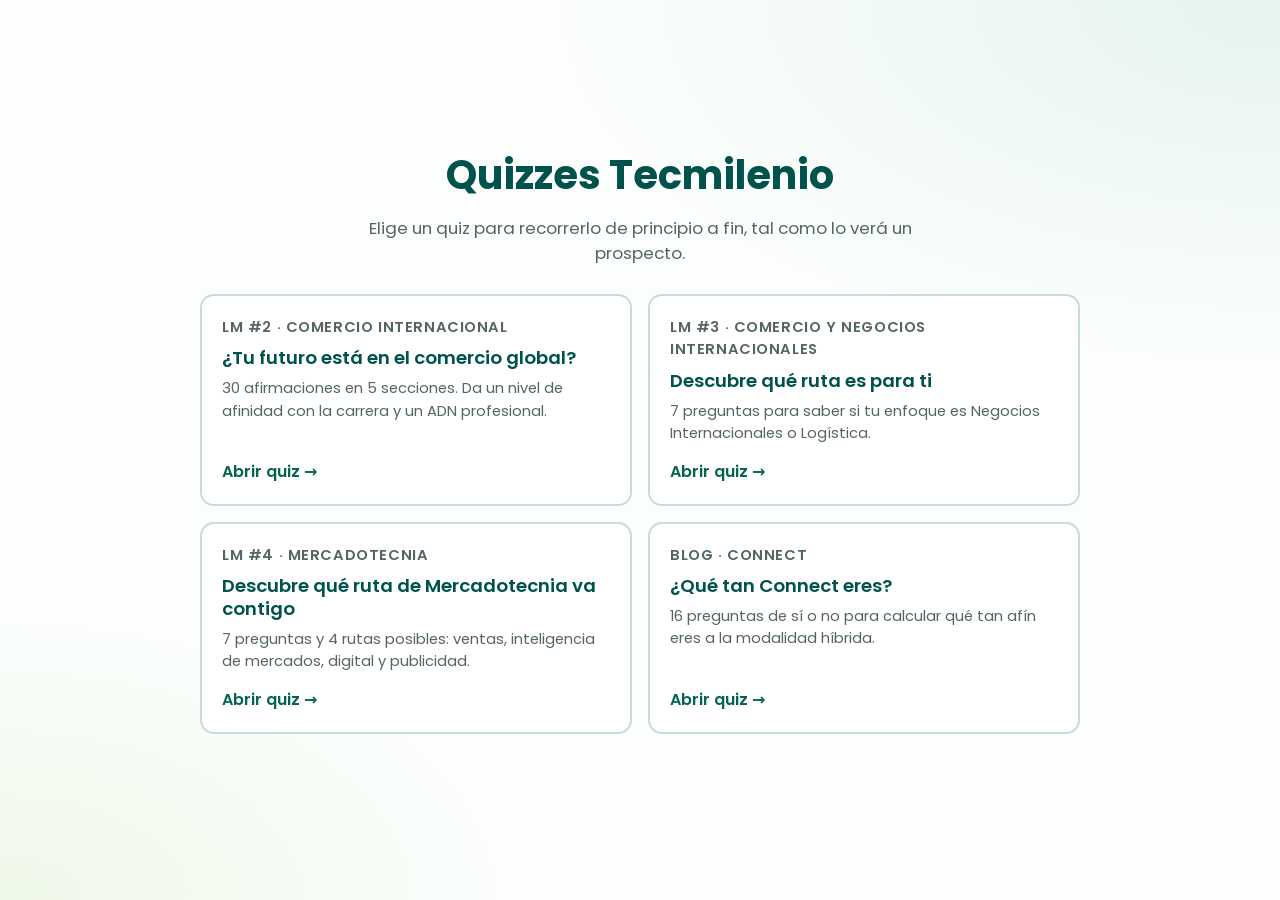
<file: index.html>
<!doctype html>
<html lang="es">
<head>
  <meta charset="utf-8">
  <meta name="viewport" content="width=device-width, initial-scale=1">
  <meta name="robots" content="noindex">
  <title>Quizzes Tecmilenio</title>
  <link rel="preconnect" href="https://fonts.googleapis.com">
  <link rel="preconnect" href="https://fonts.gstatic.com" crossorigin>
  <link rel="stylesheet" href="https://fonts.googleapis.com/css2?family=Poppins:wght@400;500;600;700&display=swap">
  <link rel="stylesheet" href="assets/styles.css">
  <style>
    .hub { max-width: 880px; text-align: left; }
    .hub h1 { text-align: center; }
    .hub > .lead-text { text-align: center; }
    .cards { display: grid; gap: 16px; grid-template-columns: repeat(auto-fit, minmax(300px, 1fr)); margin-top: 8px; }
    .card {
      display: flex; flex-direction: column; gap: 8px;
      padding: 20px; background: var(--c-surface);
      border: 2px solid var(--c-border); border-radius: var(--radius);
      color: inherit; text-decoration: none; transition: border-color .15s, transform .15s;
    }
    .card:hover { border-color: var(--c-accent); transform: translateY(-2px); }
    .card:focus-visible { outline: 3px solid var(--c-question); outline-offset: 3px; }
    .card__tag { font-size: .75rem; font-weight: 600; letter-spacing: .04em; text-transform: uppercase; color: var(--c-accent); margin: 0; }
    .card h2 { font-size: 1.15rem; margin: 0; }
    .card p { margin: 0; color: var(--c-muted); font-size: .92rem; }
    .card__go { margin-top: auto; padding-top: 8px; font-weight: 600; color: var(--c-accent); }
  </style>
</head>
<body>
  <main class="quiz">
    <div class="stage">
      <section class="screen hub">
        <h1>Quizzes Tecmilenio</h1>
        <p class="lead-text">Elige un quiz para recorrerlo de principio a fin, tal como lo verá un prospecto.</p>
        <div class="cards">
          <a class="card" href="lm2/">
            <p class="card__tag">LM #2 · Comercio Internacional</p>
            <h2>¿Tu futuro está en el comercio global?</h2>
            <p>30 afirmaciones en 5 secciones. Da un nivel de afinidad con la carrera y un ADN profesional.</p>
            <span class="card__go">Abrir quiz →</span>
          </a>
          <a class="card" href="lm3/">
            <p class="card__tag">LM #3 · Comercio y Negocios Internacionales</p>
            <h2>Descubre qué ruta es para ti</h2>
            <p>7 preguntas para saber si tu enfoque es Negocios Internacionales o Logística.</p>
            <span class="card__go">Abrir quiz →</span>
          </a>
          <a class="card" href="lm4/">
            <p class="card__tag">LM #4 · Mercadotecnia</p>
            <h2>Descubre qué ruta de Mercadotecnia va contigo</h2>
            <p>7 preguntas y 4 rutas posibles: ventas, inteligencia de mercados, digital y publicidad.</p>
            <span class="card__go">Abrir quiz →</span>
          </a>
          <a class="card" href="connect/">
            <p class="card__tag">Blog · Connect</p>
            <h2>¿Qué tan Connect eres?</h2>
            <p>16 preguntas de sí o no para calcular qué tan afín eres a la modalidad híbrida.</p>
            <span class="card__go">Abrir quiz →</span>
          </a>
        </div>
      </section>
    </div>
  </main>
</body>
</html>
</file>
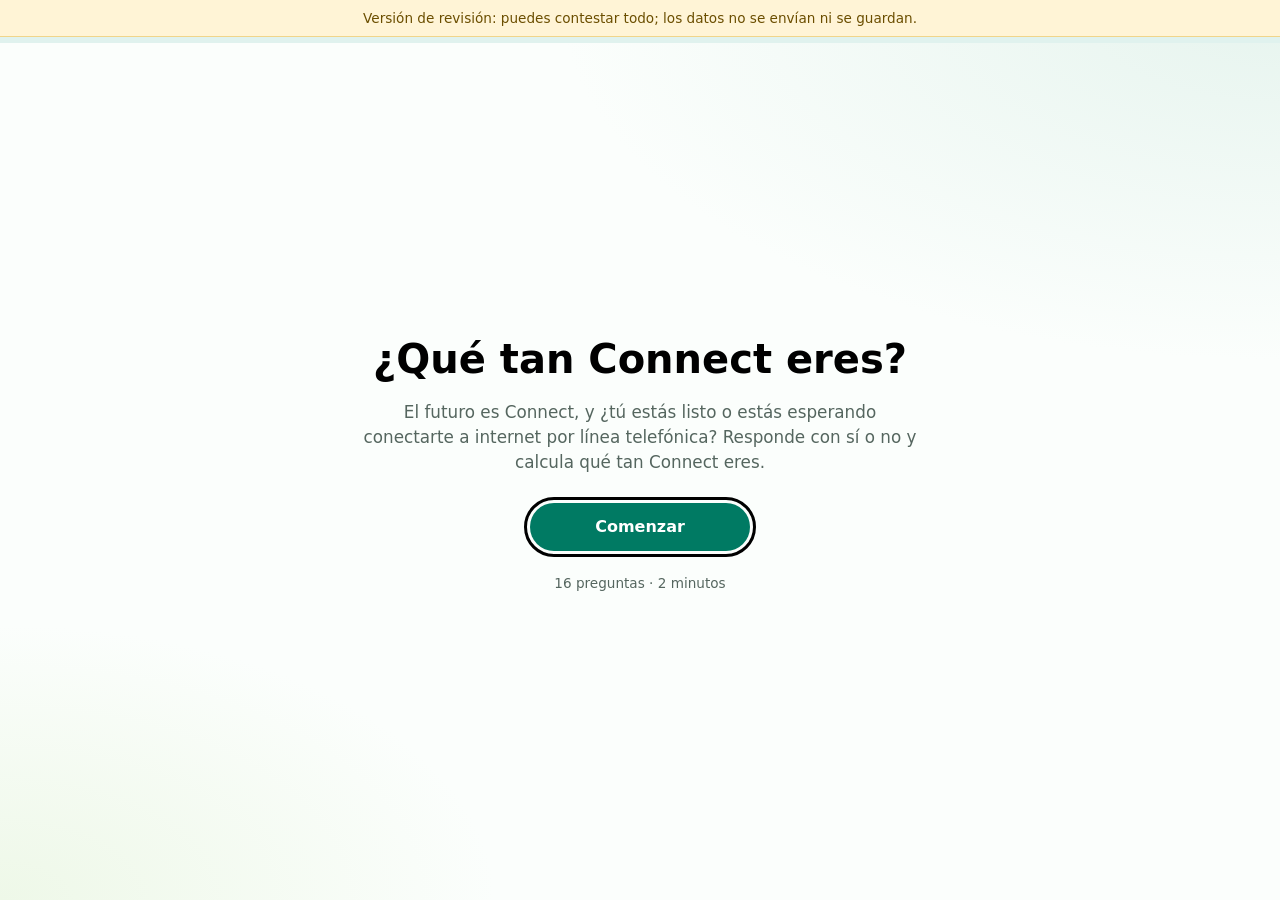
<file: connect/index.html>
<!doctype html>
<html lang="es">
<head>
  <meta charset="utf-8">
  <meta name="viewport" content="width=device-width, initial-scale=1">
  <title>¿Qué tan Connect eres? | Tecmilenio</title>
  <meta name="description" content="Responde con sí o no y calcula qué tan Connect eres.">
  <meta name="robots" content="noindex">
  <meta property="og:title" content="¿Qué tan Connect eres?">
  <meta property="og:description" content="Responde con sí o no y calcula qué tan Connect eres.">
  <meta property="og:type" content="website">
  <meta name="theme-color" content="#007a63">
  <link rel="stylesheet" href="../assets/styles.css">
  <script type="module" src="../assets/app.js"></script>
</head>
<body>
  <main id="quiz" class="quiz" data-quiz="connect">
    <noscript><p style="padding:24px;text-align:center">Para contestar el quiz necesitas activar JavaScript.</p></noscript>
  </main>
</body>
</html>
</file>
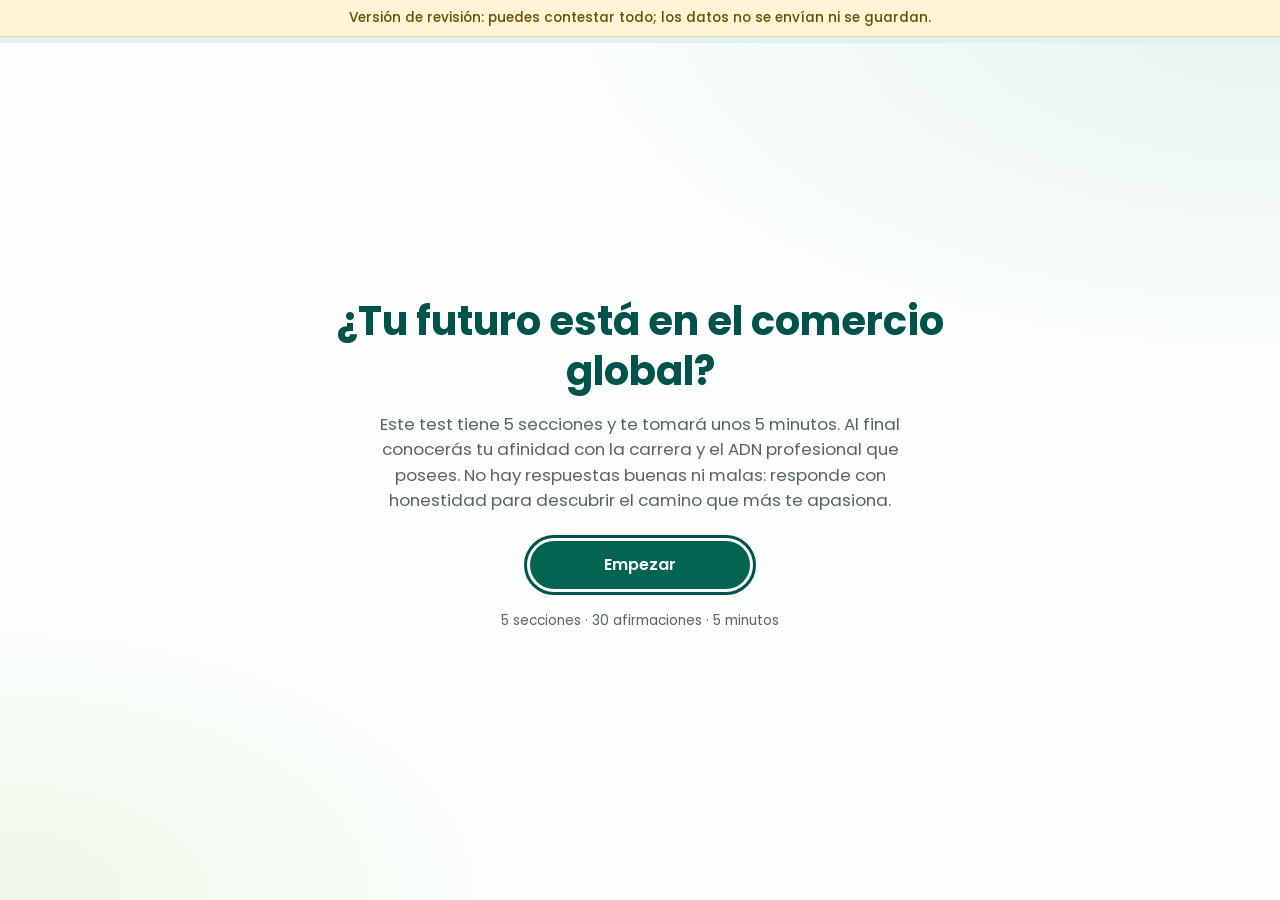
<file: lm2/index.html>
<!doctype html>
<html lang="es">
<head>
  <meta charset="utf-8">
  <meta name="viewport" content="width=device-width, initial-scale=1">
  <title>¿Tu futuro profesional está en el comercio global? | Tecmilenio</title>
  <meta name="description" content="Descubre si tu perfil se alinea con una carrera en el Comercio Internacional.">
  <meta name="robots" content="noindex">
  <meta property="og:title" content="¿Tu futuro profesional está en el comercio global?">
  <meta property="og:description" content="Descubre si tu perfil se alinea con una carrera en el Comercio Internacional.">
  <meta property="og:type" content="website">
  <meta name="theme-color" content="#026451">
  <link rel="preconnect" href="https://fonts.googleapis.com">
  <link rel="preconnect" href="https://fonts.gstatic.com" crossorigin>
  <link rel="stylesheet" href="https://fonts.googleapis.com/css2?family=Poppins:wght@400;500;600;700&display=swap">
  <link rel="stylesheet" href="../assets/styles.css">
  <script type="module" src="../assets/app.js"></script>
</head>
<body>
  <main id="quiz" class="quiz" data-quiz="lm2">
    <noscript><p style="padding:24px;text-align:center">Para contestar el test necesitas activar JavaScript.</p></noscript>
  </main>
</body>
</html>
</file>
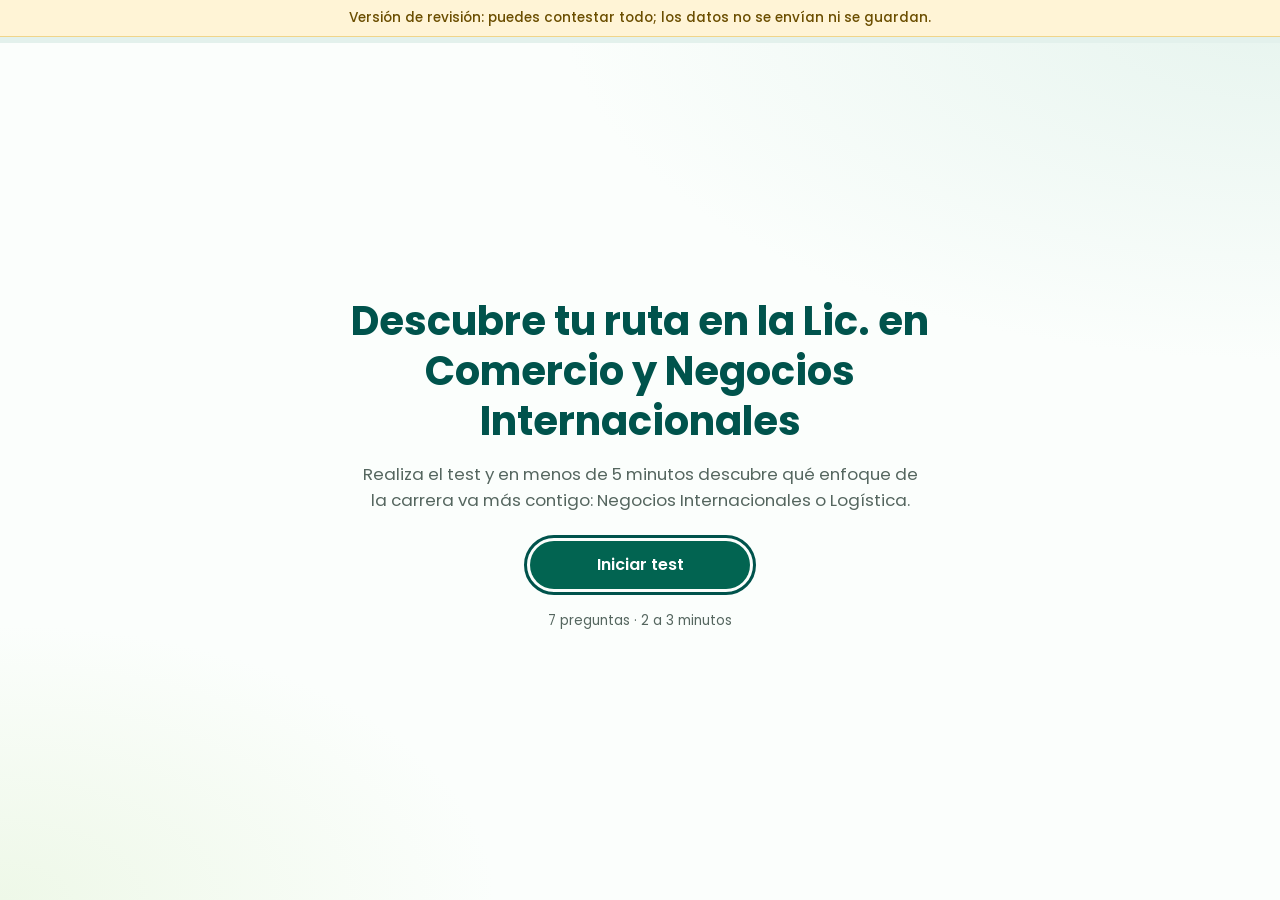
<file: lm3/index.html>
<!doctype html>
<html lang="es">
<head>
  <meta charset="utf-8">
  <meta name="viewport" content="width=device-width, initial-scale=1">
  <title>Descubre qué ruta es para ti | Tecmilenio</title>
  <meta name="description" content="¿Negocios o Logística? Descubre qué ruta es la ideal para ti en Comercio Internacional.">
  <meta name="robots" content="noindex">
  <meta property="og:title" content="Descubre qué ruta es para ti">
  <meta property="og:description" content="¿Negocios o Logística? Descubre qué ruta es la ideal para ti en Comercio Internacional.">
  <meta property="og:type" content="website">
  <meta name="theme-color" content="#026451">
  <link rel="preconnect" href="https://fonts.googleapis.com">
  <link rel="preconnect" href="https://fonts.gstatic.com" crossorigin>
  <link rel="stylesheet" href="https://fonts.googleapis.com/css2?family=Poppins:wght@400;500;600;700&display=swap">
  <link rel="stylesheet" href="../assets/styles.css">
  <script type="module" src="../assets/app.js"></script>
</head>
<body>
  <main id="quiz" class="quiz" data-quiz="lm3">
    <noscript><p style="padding:24px;text-align:center">Para contestar el test necesitas activar JavaScript.</p></noscript>
  </main>
</body>
</html>
</file>
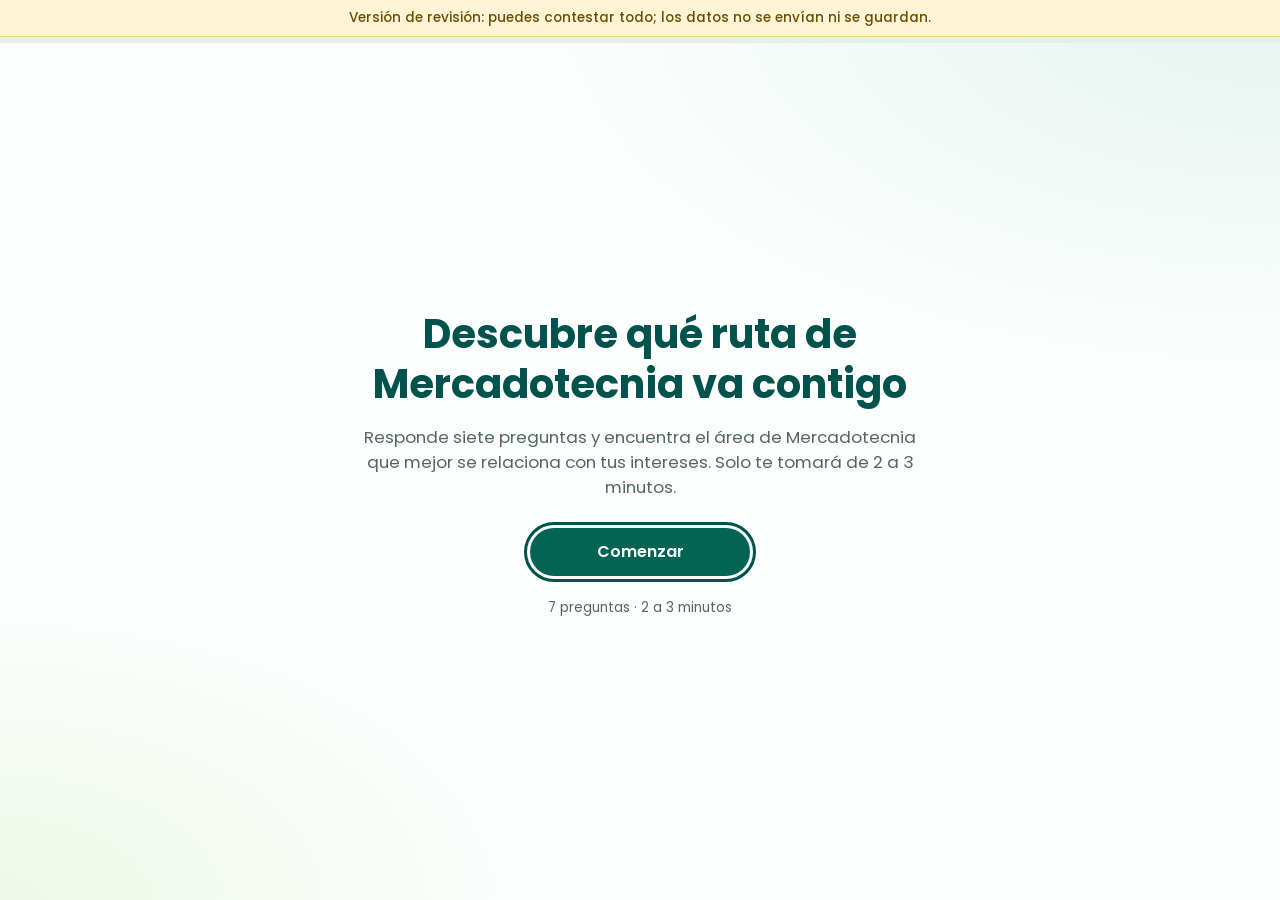
<file: lm4/index.html>
<!doctype html>
<html lang="es">
<head>
  <meta charset="utf-8">
  <meta name="viewport" content="width=device-width, initial-scale=1">
  <title>Descubre qué ruta de Mercadotecnia va contigo | Tecmilenio</title>
  <meta name="description" content="Contesta el quiz y en 2 minutos descubre tu perfil de Mercadotecnia.">
  <meta name="robots" content="noindex">
  <meta property="og:title" content="Descubre qué ruta de Mercadotecnia va contigo">
  <meta property="og:description" content="Contesta el quiz y en 2 minutos descubre tu perfil de Mercadotecnia.">
  <meta property="og:type" content="website">
  <meta name="theme-color" content="#026451">
  <link rel="preconnect" href="https://fonts.googleapis.com">
  <link rel="preconnect" href="https://fonts.gstatic.com" crossorigin>
  <link rel="stylesheet" href="https://fonts.googleapis.com/css2?family=Poppins:wght@400;500;600;700&display=swap">
  <link rel="stylesheet" href="../assets/styles.css">
  <script type="module" src="../assets/app.js"></script>
</head>
<body>
  <main id="quiz" class="quiz" data-quiz="lm4">
    <noscript><p style="padding:24px;text-align:center">Para contestar el quiz necesitas activar JavaScript.</p></noscript>
  </main>
</body>
</html>
</file>
<file: assets/styles.css>
/* Tema "Tecmilenio Mercadotecnia Quiz – Accesible" (réplica del tema Cw1HsUlw de Typeform). */
:root {
  --c-question: #00534c;
  --c-accent: #026451;
  --c-accent-hover: #014b3d;
  --c-accent-soft: #e3f1ec;
  --c-bg: #fbfefc;
  --c-surface: #ffffff;
  --c-text: #1d2b28;
  --c-muted: #55665f;
  --c-border: #c9dcd5;
  --c-error: #b42318;
  --radius: 14px;
  --font: 'Poppins', system-ui, -apple-system, 'Segoe UI', sans-serif;
}

* { box-sizing: border-box; }

html, body { margin: 0; }

body {
  min-height: 100vh;
  font-family: var(--font);
  color: var(--c-text);
  background:
    radial-gradient(1200px 600px at 100% 0%, #e6f4ee 0%, transparent 60%),
    radial-gradient(900px 500px at 0% 100%, #eef8e8 0%, transparent 55%),
    var(--c-bg);
  line-height: 1.5;
  -webkit-font-smoothing: antialiased;
}

.quiz { min-height: 100vh; display: flex; flex-direction: column; }

.demo-banner {
  margin: 0;
  padding: 8px 16px;
  background: #fff4d6;
  color: #6b4e00;
  border-bottom: 1px solid #f0d58a;
  font-size: .85rem;
  font-weight: 500;
  text-align: center;
}

.progress { position: sticky; top: 0; height: 6px; background: var(--c-accent-soft); z-index: 2; }
.progress__bar { height: 100%; width: 0; background: var(--c-accent); transition: width .35s ease; }

.stage {
  flex: 1;
  display: flex;
  align-items: center;
  justify-content: center;
  padding: 40px 16px 56px;
}

.screen {
  width: 100%;
  max-width: 680px;
  text-align: center;
}
.screen--in { animation: rise .35s ease both; }
@keyframes rise { from { opacity: 0; transform: translateY(12px); } to { opacity: 1; transform: none; } }
@media (prefers-reduced-motion: reduce) {
  .screen--in { animation: none; }
  .progress__bar { transition: none; }
}

h1, h2 { color: var(--c-question); margin: 0 0 16px; line-height: 1.25; outline: none; }
h1 { font-size: clamp(1.75rem, 4.5vw, 2.5rem); font-weight: 700; }
h2 { font-size: clamp(1.3rem, 3.4vw, 1.75rem); font-weight: 600; }

.lead-text { font-size: 1.05rem; color: var(--c-muted); margin: 0 auto 28px; max-width: 560px; }
.eyebrow { font-size: .85rem; font-weight: 600; letter-spacing: .04em; text-transform: uppercase; color: var(--c-accent); margin: 0 0 10px; }
.hint { color: var(--c-muted); margin: -6px 0 18px; }
.meta { font-size: .85rem; color: var(--c-muted); margin: 22px auto 0; max-width: 520px; }
.note { font-weight: 500; color: var(--c-question); margin: -8px 0 28px; }

fieldset { border: 0; margin: 0; padding: 0; min-width: 0; }
legend { width: 100%; padding: 0; }

.options { display: grid; gap: 12px; text-align: left; margin-top: 8px; }

.option {
  position: relative;
  display: flex;
  align-items: center;
  gap: 14px;
  padding: 14px 16px;
  background: var(--c-surface);
  border: 2px solid var(--c-border);
  border-radius: var(--radius);
  cursor: pointer;
  transition: border-color .15s, background .15s, transform .1s;
}
.option:hover { border-color: var(--c-accent); }
.option:active { transform: scale(.995); }
.option__input { position: absolute; opacity: 0; pointer-events: none; }
.option__key {
  flex: none;
  width: 30px;
  height: 30px;
  display: grid;
  place-items: center;
  border: 2px solid var(--c-accent);
  border-radius: 8px;
  font-size: .85rem;
  font-weight: 600;
  color: var(--c-accent);
  background: var(--c-surface);
}
.option__text { font-size: 1rem; }
.option:has(.option__input:checked) { border-color: var(--c-accent); background: var(--c-accent-soft); }
.option:has(.option__input:checked) .option__key { background: var(--c-accent); color: #fff; }
.option:has(.option__input:focus-visible) { outline: 3px solid var(--c-question); outline-offset: 2px; }
.option:has(.option__input:disabled) { opacity: .5; cursor: not-allowed; }

.nav { display: flex; justify-content: space-between; gap: 12px; margin-top: 28px; }

.btn {
  display: inline-flex;
  align-items: center;
  justify-content: center;
  min-height: 48px;
  padding: 0 28px;
  border-radius: 999px;
  border: 2px solid transparent;
  font: inherit;
  font-weight: 600;
  font-size: 1rem;
  text-decoration: none;
  cursor: pointer;
  transition: background .15s, border-color .15s;
}
.btn:focus-visible { outline: 3px solid var(--c-question); outline-offset: 3px; }
.btn--primary { background: var(--c-accent); color: #fff; }
.btn--primary:hover { background: var(--c-accent-hover); }
.btn--primary:disabled { opacity: .7; cursor: progress; }
.btn--ghost { background: transparent; color: var(--c-accent); border-color: var(--c-border); }
.btn--ghost:hover { border-color: var(--c-accent); }
.screen--welcome .btn, .screen--result .btn { min-width: 220px; }

.error { color: var(--c-error); font-weight: 500; min-height: 1.5em; margin: 12px 0 0; }

kbd {
  font-family: inherit;
  font-size: .8em;
  padding: 1px 6px;
  border: 1px solid var(--c-border);
  border-radius: 5px;
  background: var(--c-surface);
}
@media (hover: none) { .meta--keys { display: none; } }

/* Formulario de datos */
.screen--lead { text-align: left; }
.screen--lead h2, .screen--lead > .lead-text { text-align: center; }
.field { margin-bottom: 14px; }
.field label { display: block; font-weight: 500; margin-bottom: 6px; color: var(--c-question); }
.field input {
  width: 100%;
  min-height: 48px;
  padding: 10px 14px;
  font: inherit;
  color: var(--c-text);
  background: var(--c-surface);
  border: 2px solid var(--c-border);
  border-radius: 10px;
}
.field input:focus { outline: none; border-color: var(--c-accent); box-shadow: 0 0 0 3px var(--c-accent-soft); }
.field__error { color: var(--c-error); font-size: .875rem; margin: 4px 0 0; min-height: 0; }
.field__error:empty { display: none; }
.req { color: var(--c-error); }
.opt { color: var(--c-muted); font-weight: 400; font-size: .9em; }

.check { display: grid; grid-template-columns: 22px 1fr; gap: 10px; align-items: start; margin: 16px 0 4px; }
.check input { width: 20px; height: 20px; margin: 2px 0 0; accent-color: var(--c-accent); }
.check label { font-size: .95rem; }
.check a { color: var(--c-accent); font-weight: 500; }
.check + .field__error { margin-left: 32px; }

.hp { position: absolute; left: -10000px; width: 1px; height: 1px; overflow: hidden; }
.turnstile:not(:empty) { margin-top: 16px; }

/* Pantallas con imagen (Connect): imagen a un lado en escritorio, arriba en celular */
.screen--media { max-width: 1040px; display: grid; gap: 40px; align-items: center; text-align: left; }
.screen--media .nav { justify-content: flex-start; }
.screen--media .nav .btn--primary { margin-left: auto; }
.media img { display: block; width: 100%; max-height: 70vh; object-fit: cover; border-radius: var(--radius); background: var(--c-accent-soft); }
@media (min-width: 860px) {
  .screen--media { grid-template-columns: 1fr 1fr; }
  .screen--question.screen--media .media { order: 2; }
}
@media (max-width: 859px) {
  .screen--media { gap: 20px; }
  .media img { max-height: 220px; }
}

/* Secciones con escala 1–4 (LM #2) */
.screen--section { max-width: 760px; text-align: left; }
.screen--section > .eyebrow, .screen--section > h2, .screen--section > .lead-text { text-align: center; }
.scale-legend {
  background: var(--c-surface);
  border: 1px solid var(--c-border);
  border-radius: var(--radius);
  padding: 12px 16px;
  margin: 0 0 20px;
  font-size: .9rem;
}
.scale-legend p { margin: 0 0 6px; font-weight: 500; color: var(--c-question); }
.scale-legend ol { list-style: none; display: flex; flex-wrap: wrap; gap: 4px 18px; margin: 0; padding: 0; color: var(--c-muted); }
.scale-legend strong { color: var(--c-accent); }

.scale {
  background: var(--c-surface);
  border: 2px solid var(--c-border);
  border-radius: var(--radius);
  padding: 14px 16px 16px;
  margin: 0 0 12px;
}
.scale--missing { border-color: var(--c-error); }
/* float saca la leyenda del borde del fieldset para que quede dentro de la tarjeta */
.scale__text { float: left; width: 100%; font-weight: 500; color: var(--c-text); margin-bottom: 12px; padding: 0; }
.scale__text + * { clear: both; }
.scale__num { color: var(--c-accent); font-weight: 600; }
.scale__options { display: grid; grid-template-columns: repeat(4, 1fr); gap: 8px; }
.scale__option {
  position: relative;
  display: flex;
  flex-direction: column;
  align-items: center;
  gap: 2px;
  padding: 8px 4px;
  border: 2px solid var(--c-border);
  border-radius: 10px;
  cursor: pointer;
  text-align: center;
  transition: border-color .15s, background .15s;
}
.scale__option:hover { border-color: var(--c-accent); }
.scale__value { font-weight: 700; font-size: 1.1rem; color: var(--c-accent); }
.scale__label { font-size: .72rem; line-height: 1.2; color: var(--c-muted); }
.scale__option:has(.option__input:checked) { border-color: var(--c-accent); background: var(--c-accent); }
.scale__option:has(.option__input:checked) .scale__value,
.scale__option:has(.option__input:checked) .scale__label { color: #fff; }
.scale__option:has(.option__input:focus-visible) { outline: 3px solid var(--c-question); outline-offset: 2px; }

/* Resultado */
.result .lead-text { margin-bottom: 16px; }
.screen--result:not(.screen--media) .result .lead-text { margin-left: auto; margin-right: auto; }
.profile {
  text-align: left;
  background: var(--c-surface);
  border: 2px solid var(--c-accent-soft);
  border-left: 6px solid var(--c-accent);
  border-radius: var(--radius);
  padding: 18px 20px;
  margin: 24px 0;
}
.profile h2 { margin-bottom: 8px; }
.profile__text { margin: 0; color: var(--c-text); }
.result .btn { margin-top: 12px; }

.quiz-list { display: grid; gap: 12px; justify-items: center; }

@media (max-width: 480px) {
  .stage { padding-top: 28px; align-items: flex-start; }
  .scale__options { gap: 6px; }
  .scale__label { font-size: .66rem; }
  .nav { flex-direction: column-reverse; }
  .nav .btn { width: 100%; }
}
</file>
